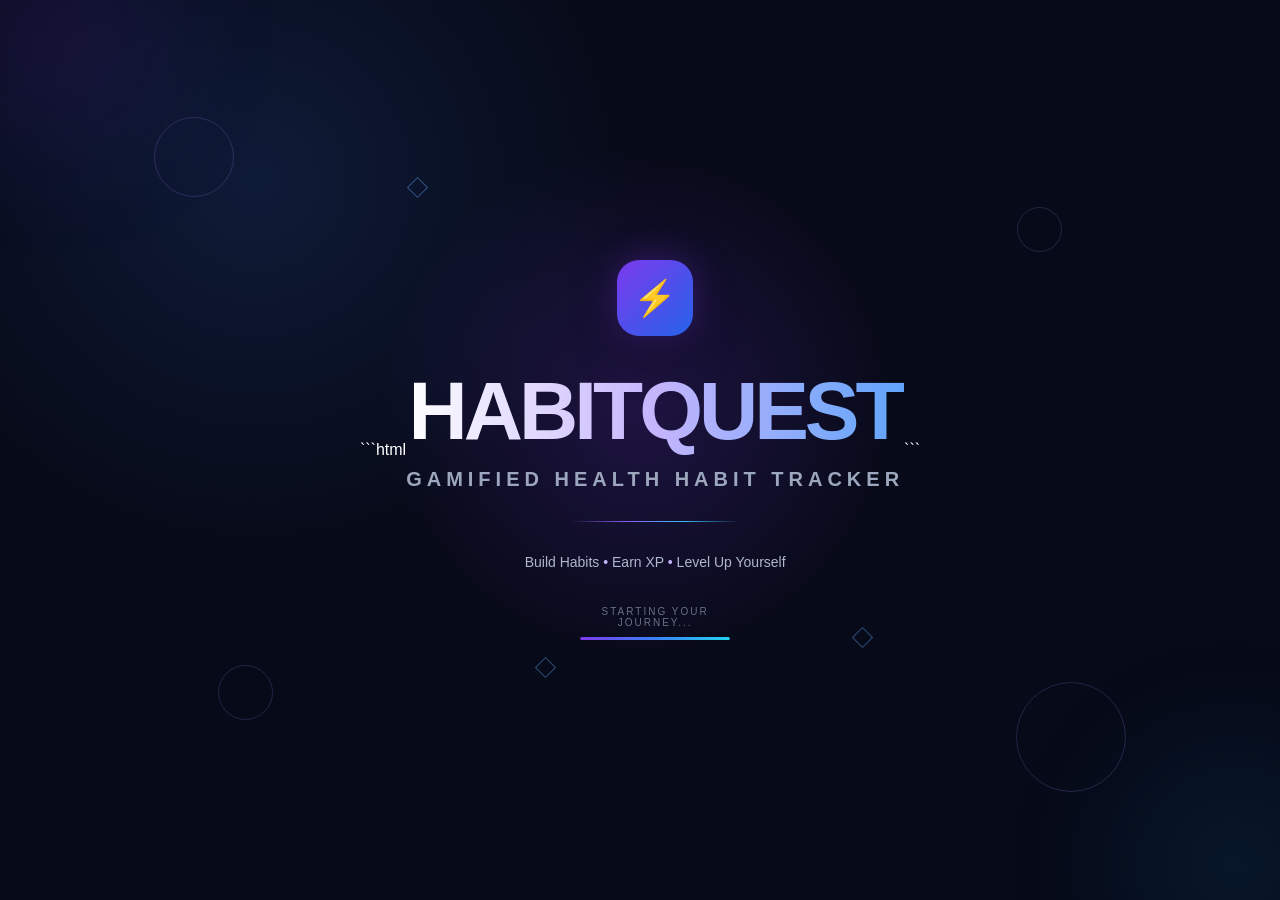
<file: index.html>
```html
<!DOCTYPE html>
<html lang="en">
<head>
    <meta charset="UTF-8">
    <meta name="viewport" content="width=device-width, initial-scale=1.0">

    <title>HabitQuest</title>

    <style>
        * {
            margin: 0;
            padding: 0;
            box-sizing: border-box;
        }

        body {
            min-height: 100vh;
            overflow: hidden;

            display: flex;
            align-items: center;
            justify-content: center;

            font-family: Arial, Helvetica, sans-serif;

            color: white;

            background:
                radial-gradient(
                    circle at 50% 45%,
                    rgba(124, 58, 237, 0.20),
                    transparent 32%
                ),
                radial-gradient(
                    circle at 20% 20%,
                    rgba(59, 130, 246, 0.14),
                    transparent 30%
                ),
                #070a18;
        }

        /* =========================
           BACKGROUND
        ========================= */

        .background {
            position: fixed;
            inset: 0;

            overflow: hidden;

            pointer-events: none;
        }

        .glow {
            position: absolute;

            border-radius: 50%;

            filter: blur(65px);

            opacity: 0.55;
        }

        .glow-one {
            width: 230px;
            height: 230px;

            top: -80px;
            left: -60px;

            background: rgba(124, 58, 237, 0.20);
        }

        .glow-two {
            width: 250px;
            height: 250px;

            right: -80px;
            bottom: -90px;

            background: rgba(14, 165, 233, 0.16);
        }

        /* Floating circles */

        .float-circle {
            position: absolute;

            border: 1px solid rgba(167, 139, 250, 0.20);

            border-radius: 50%;

            animation: float 6s ease-in-out infinite;
        }

        .circle-one {
            width: 80px;
            height: 80px;

            top: 13%;
            left: 12%;
        }

        .circle-two {
            width: 45px;
            height: 45px;

            top: 23%;
            right: 17%;

            animation-delay: 1s;
        }

        .circle-three {
            width: 110px;
            height: 110px;

            bottom: 12%;
            right: 12%;

            animation-delay: 2s;
        }

        .circle-four {
            width: 55px;
            height: 55px;

            bottom: 20%;
            left: 17%;

            animation-delay: 3s;
        }

        /* Floating diamonds */

        .diamond {
            position: absolute;

            width: 15px;
            height: 15px;

            border: 1px solid rgba(96, 165, 250, 0.45);

            transform: rotate(45deg);

            animation: diamondFloat 5s ease-in-out infinite;
        }

        .diamond-one {
            top: 20%;
            left: 32%;
        }

        .diamond-two {
            top: 70%;
            right: 32%;

            animation-delay: 1.5s;
        }

        .diamond-three {
            bottom: 25%;
            left: 42%;

            animation-delay: 3s;
        }

        @keyframes float {
            0%, 100% {
                transform: translateY(0);
            }

            50% {
                transform: translateY(-22px);
            }
        }

        @keyframes diamondFloat {
            0%, 100% {
                transform: translateY(0) rotate(45deg);
            }

            50% {
                transform: translateY(-18px) rotate(90deg);
            }
        }

        /* =========================
           MAIN CONTENT
        ========================= */

        .intro {
            position: relative;
            z-index: 2;

            text-align: center;

            animation: introAppear 1.2s ease forwards;
        }

        @keyframes introAppear {
            from {
                opacity: 0;
                transform: translateY(20px) scale(0.96);
            }

            to {
                opacity: 1;
                transform: translateY(0) scale(1);
            }
        }

        /* Logo */

        .logo-icon {
            width: 76px;
            height: 76px;

            margin: 0 auto 28px;

            display: flex;
            align-items: center;
            justify-content: center;

            border-radius: 22px;

            font-size: 35px;

            background:
                linear-gradient(
                    135deg,
                    #7c3aed,
                    #2563eb
                );

            box-shadow:
                0 0 35px rgba(124, 58, 237, 0.35),
                0 18px 45px rgba(0, 0, 0, 0.35);

            animation: logoPulse 3s ease-in-out infinite;
        }

        @keyframes logoPulse {
            0%, 100% {
                transform: scale(1);
                box-shadow:
                    0 0 35px rgba(124, 58, 237, 0.35),
                    0 18px 45px rgba(0, 0, 0, 0.35);
            }

            50% {
                transform: scale(1.06);
                box-shadow:
                    0 0 55px rgba(124, 58, 237, 0.50),
                    0 20px 50px rgba(0, 0, 0, 0.40);
            }
        }

        /* Title */

        .title {
            font-size: clamp(48px, 8vw, 82px);

            font-weight: 800;

            letter-spacing: -4px;

            margin-bottom: 10px;

            background:
                linear-gradient(
                    90deg,
                    #ffffff,
                    #c4b5fd,
                    #60a5fa
                );

            -webkit-background-clip: text;
            background-clip: text;

            color: transparent;
        }

        .subtitle {
            font-size: clamp(15px, 2vw, 20px);

            letter-spacing: 5px;

            color: #9ca7bd;

            font-weight: 600;

            margin-bottom: 30px;
        }

        /* Divider */

        .divider {
            width: 170px;
            height: 1px;

            margin: 0 auto 28px;

            background:
                linear-gradient(
                    90deg,
                    transparent,
                    #8b5cf6,
                    #38bdf8,
                    transparent
                );
        }

        /* Tagline */

        .tagline {
            color: #aeb7cc;

            font-size: 14px;

            line-height: 1.8;

            margin-bottom: 30px;
        }

        .tagline span {
            color: #c4b5fd;
        }

        /* Loading */

        .loading {
            width: 150px;

            margin: 0 auto;

            text-align: center;
        }

        .loading-text {
            color: #66728a;

            font-size: 10px;

            letter-spacing: 2px;

            margin-bottom: 9px;
        }

        .loading-bar {
            width: 100%;
            height: 3px;

            overflow: hidden;

            border-radius: 20px;

            background: rgba(255,255,255,0.08);
        }

        .loading-progress {
            width: 0%;
            height: 100%;

            border-radius: inherit;

            background:
                linear-gradient(
                    90deg,
                    #7c3aed,
                    #3b82f6,
                    #22d3ee
                );

            animation: loading 5s linear forwards;
        }

        @keyframes loading {
            from {
                width: 0%;
            }

            to {
                width: 100%;
            }
        }

        /* =========================
           RESPONSIVE
        ========================= */

        @media (max-width: 600px) {

            .logo-icon {
                width: 65px;
                height: 65px;

                font-size: 29px;
            }

            .title {
                letter-spacing: -2px;
            }

            .subtitle {
                letter-spacing: 3px;
            }

            .circle-one {
                left: -20px;
            }

            .circle-three {
                right: -30px;
            }
        }
    </style>
</head>

<body>

    <!-- =========================
         BACKGROUND OBJECTS
    ========================= -->

    <div class="background">

        <div class="glow glow-one"></div>
        <div class="glow glow-two"></div>

        <div class="float-circle circle-one"></div>
        <div class="float-circle circle-two"></div>
        <div class="float-circle circle-three"></div>
        <div class="float-circle circle-four"></div>

        <div class="diamond diamond-one"></div>
        <div class="diamond diamond-two"></div>
        <div class="diamond diamond-three"></div>

    </div>


    <!-- =========================
         INTRO CONTENT
    ========================= -->

    <main class="intro">

        <div class="logo-icon">
            ⚡
        </div>


        <h1 class="title">
            HABITQUEST
        </h1>


        <p class="subtitle">
            GAMIFIED HEALTH HABIT TRACKER
        </p>


        <div class="divider"></div>


        <p class="tagline">
            Build Habits <span>•</span>
            Earn XP <span>•</span>
            Level Up Yourself
        </p>


        <div class="loading">

            <div class="loading-text">
                STARTING YOUR JOURNEY...
            </div>

            <div class="loading-bar">

                <div class="loading-progress"></div>

            </div>

        </div>

    </main>


    <!-- =========================
         AUTO REDIRECT
    ========================= -->

    <script>

        setTimeout(function () {

            window.location.href = "home.html";

        }, 5000);

    </script>

</body>
</html>
```
</file>
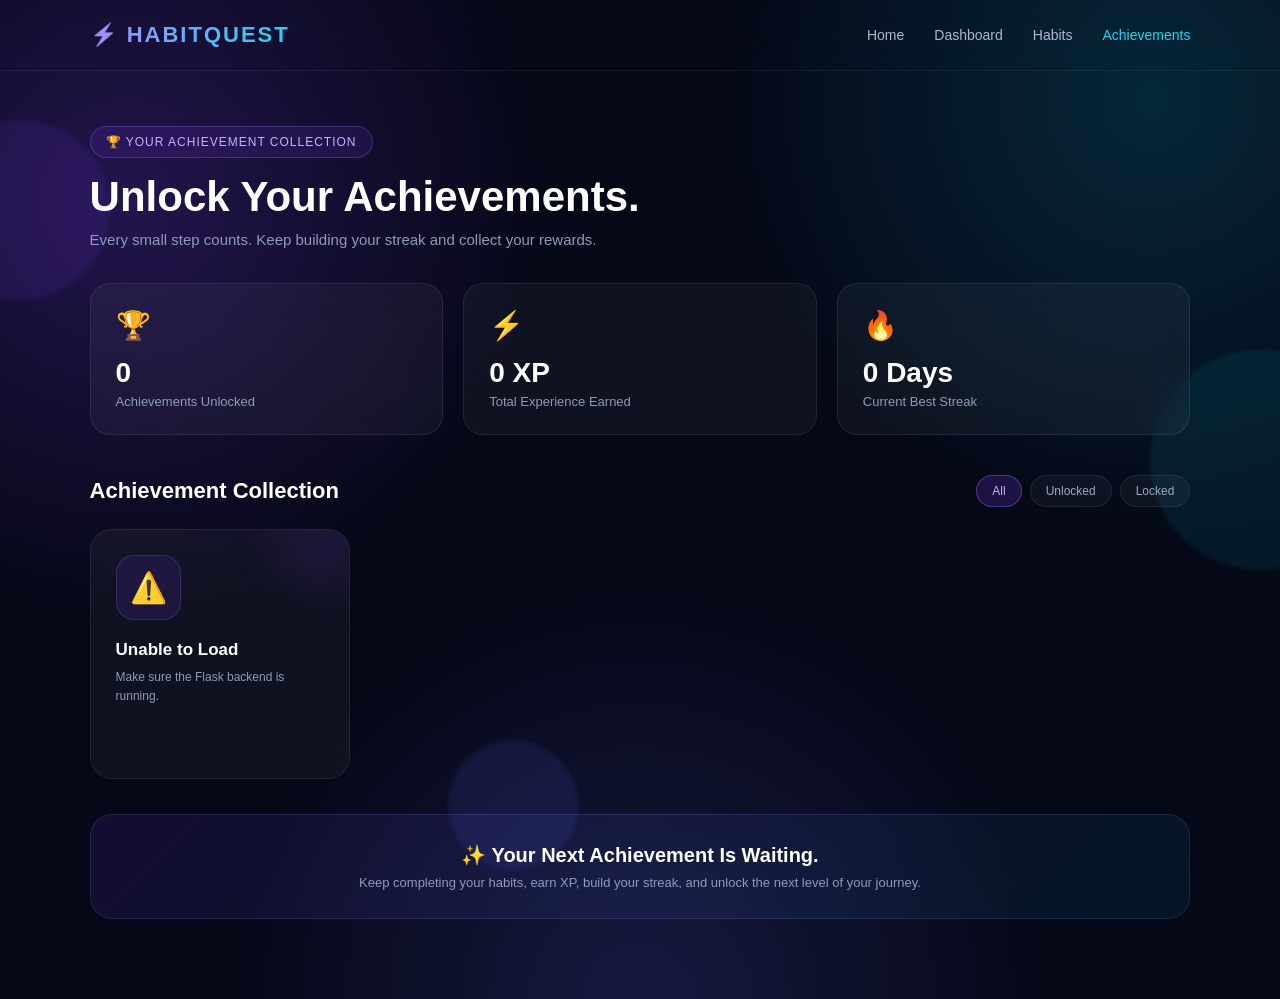
<file: achievements.html>
<!DOCTYPE html>
<html lang="en">
<head>
    <meta charset="UTF-8">
    <meta name="viewport" content="width=device-width, initial-scale=1.0">
    <title>Achievements | HabitQuest</title>

    <style>
        * {
            margin: 0;
            padding: 0;
            box-sizing: border-box;
            font-family: "Segoe UI", sans-serif;
        }

        body {
            min-height: 100vh;
            background:
                radial-gradient(circle at 10% 20%, rgba(124, 58, 237, 0.25), transparent 30%),
                radial-gradient(circle at 90% 10%, rgba(6, 182, 212, 0.18), transparent 30%),
                radial-gradient(circle at 50% 100%, rgba(99, 102, 241, 0.18), transparent 35%),
                #050817;
            color: white;
            overflow-x: hidden;
        }

        .orb {
            position: fixed;
            border-radius: 50%;
            filter: blur(2px);
            pointer-events: none;
            z-index: 0;
        }

        .orb.one {
            width: 180px;
            height: 180px;
            background: rgba(124, 58, 237, 0.12);
            top: 120px;
            left: -70px;
        }

        .orb.two {
            width: 220px;
            height: 220px;
            background: rgba(6, 182, 212, 0.10);
            right: -90px;
            top: 350px;
        }

        .orb.three {
            width: 130px;
            height: 130px;
            background: rgba(99, 102, 241, 0.12);
            bottom: 30px;
            left: 35%;
        }

        nav {
            width: 100%;
            padding: 22px 7%;
            display: flex;
            align-items: center;
            justify-content: space-between;
            position: relative;
            z-index: 10;
            border-bottom: 1px solid rgba(255,255,255,0.06);
            backdrop-filter: blur(20px);
        }

        .logo {
            font-size: 22px;
            font-weight: 800;
            letter-spacing: 2px;
            background: linear-gradient(90deg, #a78bfa, #22d3ee);
            -webkit-background-clip: text;
            -webkit-text-fill-color: transparent;
        }

        .nav-links {
            display: flex;
            gap: 30px;
        }

        .nav-links a {
            text-decoration: none;
            color: #aeb7d0;
            font-size: 14px;
            transition: 0.3s;
        }

        .nav-links a:hover,
        .nav-links a.active {
            color: #22d3ee;
        }

        .container {
            width: 86%;
            max-width: 1250px;
            margin: auto;
            padding: 55px 0 80px;
            position: relative;
            z-index: 2;
        }

        .page-heading {
            margin-bottom: 35px;
        }

        .badge {
            display: inline-block;
            padding: 8px 15px;
            border-radius: 30px;
            background: rgba(124, 58, 237, 0.13);
            border: 1px solid rgba(167, 139, 250, 0.25);
            color: #c4b5fd;
            font-size: 12px;
            letter-spacing: 1px;
            margin-bottom: 15px;
        }

        .page-heading h1 {
            font-size: 42px;
            margin-bottom: 10px;
        }

        .page-heading p {
            color: #8f9bb8;
            font-size: 15px;
        }

        .summary-grid {
            display: grid;
            grid-template-columns: repeat(3, 1fr);
            gap: 20px;
            margin-bottom: 40px;
        }

        .summary-card {
            padding: 25px;
            border-radius: 20px;
            background: rgba(255,255,255,0.045);
            border: 1px solid rgba(255,255,255,0.08);
            backdrop-filter: blur(18px);
            transition: 0.3s;
        }

        .summary-card:hover {
            transform: translateY(-5px);
            border-color: rgba(34,211,238,0.3);
            box-shadow: 0 15px 40px rgba(0,0,0,0.25);
        }

        .summary-icon {
            font-size: 28px;
            margin-bottom: 15px;
        }

        .summary-card h2 {
            font-size: 28px;
            margin-bottom: 5px;
        }

        .summary-card p {
            color: #8f9bb8;
            font-size: 13px;
        }

        .section-top {
            display: flex;
            justify-content: space-between;
            align-items: center;
            margin-bottom: 22px;
        }

        .section-top h2 {
            font-size: 22px;
        }

        .filters {
            display: flex;
            gap: 8px;
        }

        .filter-btn {
            padding: 8px 15px;
            border-radius: 20px;
            border: 1px solid rgba(255,255,255,0.08);
            background: rgba(255,255,255,0.04);
            color: #9ca8c4;
            cursor: pointer;
            font-size: 12px;
            transition: 0.3s;
        }

        .filter-btn:hover,
        .filter-btn.active {
            background: rgba(124,58,237,0.2);
            color: #c4b5fd;
            border-color: rgba(167,139,250,0.35);
        }

        .achievement-grid {
            display: grid;
            grid-template-columns: repeat(4, 1fr);
            gap: 20px;
        }

        .achievement-card {
            min-height: 250px;
            padding: 25px;
            border-radius: 22px;
            background: rgba(255,255,255,0.045);
            border: 1px solid rgba(255,255,255,0.08);
            backdrop-filter: blur(18px);
            position: relative;
            overflow: hidden;
            transition: 0.35s;
        }

        .achievement-card::before {
            content: "";
            position: absolute;
            width: 100px;
            height: 100px;
            background: rgba(124,58,237,0.12);
            border-radius: 50%;
            filter: blur(25px);
            top: -40px;
            right: -30px;
        }

        .achievement-card:hover {
            transform: translateY(-7px);
            border-color: rgba(124,58,237,0.4);
            box-shadow: 0 20px 45px rgba(76,29,149,0.18);
        }

        .achievement-card.unlocked {
            border-color: rgba(34,211,238,0.2);
        }

        .achievement-card.unlocked:hover {
            border-color: rgba(34,211,238,0.45);
            box-shadow: 0 20px 45px rgba(6,182,212,0.12);
        }

        .achievement-icon {
            width: 65px;
            height: 65px;
            border-radius: 18px;
            display: flex;
            align-items: center;
            justify-content: center;
            font-size: 30px;
            background: rgba(124,58,237,0.13);
            border: 1px solid rgba(167,139,250,0.18);
            margin-bottom: 20px;
        }

        .unlocked .achievement-icon {
            background: rgba(6,182,212,0.1);
            border-color: rgba(34,211,238,0.25);
        }

        .achievement-card h3 {
            font-size: 17px;
            margin-bottom: 8px;
        }

        .achievement-card p {
            color: #8f9bb8;
            font-size: 12px;
            line-height: 1.6;
            min-height: 40px;
        }

        .achievement-bottom {
            display: flex;
            justify-content: space-between;
            align-items: center;
            margin-top: 20px;
        }

        .xp {
            color: #22d3ee;
            font-size: 12px;
            font-weight: 600;
        }

        .status {
            font-size: 11px;
            padding: 6px 10px;
            border-radius: 15px;
            background: rgba(34,211,238,0.08);
            color: #67e8f9;
        }

        .locked {
            opacity: 0.65;
        }

        .locked .achievement-icon {
            filter: grayscale(1);
        }

        .locked .status {
            background: rgba(255,255,255,0.05);
            color: #727d98;
        }

        .progress-area {
            margin-top: 18px;
        }

        .progress-info {
            display: flex;
            justify-content: space-between;
            font-size: 10px;
            color: #77829d;
            margin-bottom: 7px;
        }

        .progress-bar {
            height: 5px;
            background: rgba(255,255,255,0.07);
            border-radius: 10px;
            overflow: hidden;
        }

        .progress-fill {
            height: 100%;
            border-radius: 10px;
            background: linear-gradient(90deg, #7c3aed, #22d3ee);
        }

        .motivation {
            margin-top: 35px;
            padding: 28px;
            border-radius: 22px;
            text-align: center;
            background: linear-gradient(
                135deg,
                rgba(124,58,237,0.12),
                rgba(6,182,212,0.08)
            );
            border: 1px solid rgba(167,139,250,0.15);
        }

        .motivation h3 {
            font-size: 20px;
            margin-bottom: 8px;
        }

        .motivation p {
            color: #8f9bb8;
            font-size: 13px;
        }

        @media (max-width: 1000px) {
            .achievement-grid {
                grid-template-columns: repeat(2, 1fr);
            }
        }

        @media (max-width: 700px) {

            nav {
                padding: 18px 5%;
            }

            .nav-links {
                gap: 12px;
            }

            .nav-links a {
                font-size: 11px;
            }

            .container {
                width: 90%;
                padding-top: 40px;
            }

            .page-heading h1 {
                font-size: 32px;
            }

            .summary-grid {
                grid-template-columns: 1fr;
            }

            .achievement-grid {
                grid-template-columns: 1fr;
            }

            .section-top {
                flex-direction: column;
                align-items: flex-start;
                gap: 15px;
            }
        }
    </style>
</head>

<body>

    <div class="orb one"></div>
    <div class="orb two"></div>
    <div class="orb three"></div>

    <nav>

        <div class="logo">
            ⚡ HABITQUEST
        </div>

        <div class="nav-links">
            <a href="home.html">Home</a>
            <a href="dashboard.html">Dashboard</a>
            <a href="habits.html">Habits</a>
            <a href="achievements.html" class="active">
                Achievements
            </a>
        </div>

    </nav>

    <main class="container">

        <div class="page-heading">

            <span class="badge">
                🏆 YOUR ACHIEVEMENT COLLECTION
            </span>

            <h1>
                Unlock Your Achievements.
            </h1>

            <p>
                Every small step counts. Keep building your streak and collect your rewards.
            </p>

        </div>

        <div class="summary-grid">

            <div class="summary-card">

                <div class="summary-icon">🏆</div>

                <h2 id="unlockedCount">0</h2>

                <p>Achievements Unlocked</p>

            </div>

            <div class="summary-card">

                <div class="summary-icon">⚡</div>

                <h2 id="totalXP">0 XP</h2>

                <p>Total Experience Earned</p>

            </div>

            <div class="summary-card">

                <div class="summary-icon">🔥</div>

                <h2 id="streak">0 Days</h2>

                <p>Current Best Streak</p>

            </div>

        </div>

        <div class="section-top">

            <h2>Achievement Collection</h2>

            <div class="filters">

                <button
                    class="filter-btn active"
                    onclick="filterAchievements('all', this)">
                    All
                </button>

                <button
                    class="filter-btn"
                    onclick="filterAchievements('unlocked', this)">
                    Unlocked
                </button>

                <button
                    class="filter-btn"
                    onclick="filterAchievements('locked', this)">
                    Locked
                </button>

            </div>

        </div>

        <div class="achievement-grid" id="achievementGrid">

            <div class="achievement-card unlocked">

                <div class="achievement-icon">
                    🏆
                </div>

                <h3>
                    Loading...
                </h3>

                <p>
                    Loading your achievements...
                </p>

                <div class="achievement-bottom">

                    <span class="xp">
                        ✨
                    </span>

                    <span class="status">
                        Loading
                    </span>

                </div>

            </div>

        </div>

        <div class="motivation">

            <h3>
                ✨ Your Next Achievement Is Waiting.
            </h3>

            <p>
                Keep completing your habits, earn XP, build your streak,
                and unlock the next level of your journey.
            </p>

        </div>

    </main>

    <script>

        const API_URL = "http://127.0.0.1:5000/api";
        const USER_ID = 1;


        /* LOAD DASHBOARD DATA */

        async function loadDashboardData() {

            try {

                const response =
                    await fetch(
                        `${API_URL}/dashboard/${USER_ID}`
                    );

                const data =
                    await response.json();

                document.getElementById("totalXP")
                    .innerText =
                    `${data.total_xp || 0} XP`;

                document.getElementById("streak")
                    .innerText =
                    `${data.streak || 0} Days`;

            }

            catch (error) {

                console.error(
                    "Dashboard data error:",
                    error
                );

            }

        }


        /* LOAD ACHIEVEMENTS */

        async function loadAchievements() {

            try {

                const response =
                    await fetch(
                        `${API_URL}/achievements/${USER_ID}`
                    );

                const achievements =
                    await response.json();

                console.log(
                    "Achievements:",
                    achievements
                );


                const grid =
                    document.getElementById(
                        "achievementGrid"
                    );


                document.getElementById(
                    "unlockedCount"
                ).innerText =
                    achievements.length;


                grid.innerHTML = "";


                if (achievements.length === 0) {

                    grid.innerHTML = `

                        <div
                            class="achievement-card locked"
                            data-status="locked">

                            <div class="achievement-icon">
                                🔒
                            </div>

                            <h3>
                                No Achievements Yet
                            </h3>

                            <p>
                                Complete your habits and unlock your first achievement.
                            </p>

                            <div class="achievement-bottom">

                                <span class="xp">
                                    Keep Going
                                </span>

                                <span class="status">
                                    🔒 Locked
                                </span>

                            </div>

                        </div>

                    `;

                    return;
                }


                achievements.forEach(
                    (achievement) => {

                        const card =
                            document.createElement(
                                "div"
                            );

                        card.className =
                            "achievement-card unlocked";

                        card.dataset.status =
                            "unlocked";


                        card.innerHTML = `

                            <div class="achievement-icon">
                                🏆
                            </div>

                            <h3>
                                ${achievement.title}
                            </h3>

                            <p>
                                ${achievement.description}
                            </p>

                            <div class="achievement-bottom">

                                <span class="xp">
                                    ✨ Achievement
                                </span>

                                <span class="status">
                                    ✓ Unlocked
                                </span>

                            </div>

                        `;


                        grid.appendChild(card);

                    }
                );

            }

            catch (error) {

                console.error(
                    "Achievement loading error:",
                    error
                );

                document.getElementById(
                    "achievementGrid"
                ).innerHTML = `

                    <div class="achievement-card">

                        <div class="achievement-icon">
                            ⚠️
                        </div>

                        <h3>
                            Unable to Load
                        </h3>

                        <p>
                            Make sure the Flask backend is running.
                        </p>

                    </div>

                `;

            }

        }


        /* FILTER */

        function filterAchievements(
            type,
            button
        ) {

            const cards =
                document.querySelectorAll(
                    ".achievement-card"
                );

            const buttons =
                document.querySelectorAll(
                    ".filter-btn"
                );


            buttons.forEach(btn => {

                btn.classList.remove(
                    "active"
                );

            });


            button.classList.add(
                "active"
            );


            cards.forEach(card => {

                if (type === "all") {

                    card.style.display =
                        "block";

                }

                else if (
                    card.dataset.status === type
                ) {

                    card.style.display =
                        "block";

                }

                else {

                    card.style.display =
                        "none";

                }

            });

        }


        /* START */

        loadAchievements();
        loadDashboardData();

    </script>

</body>
</html>
</file>
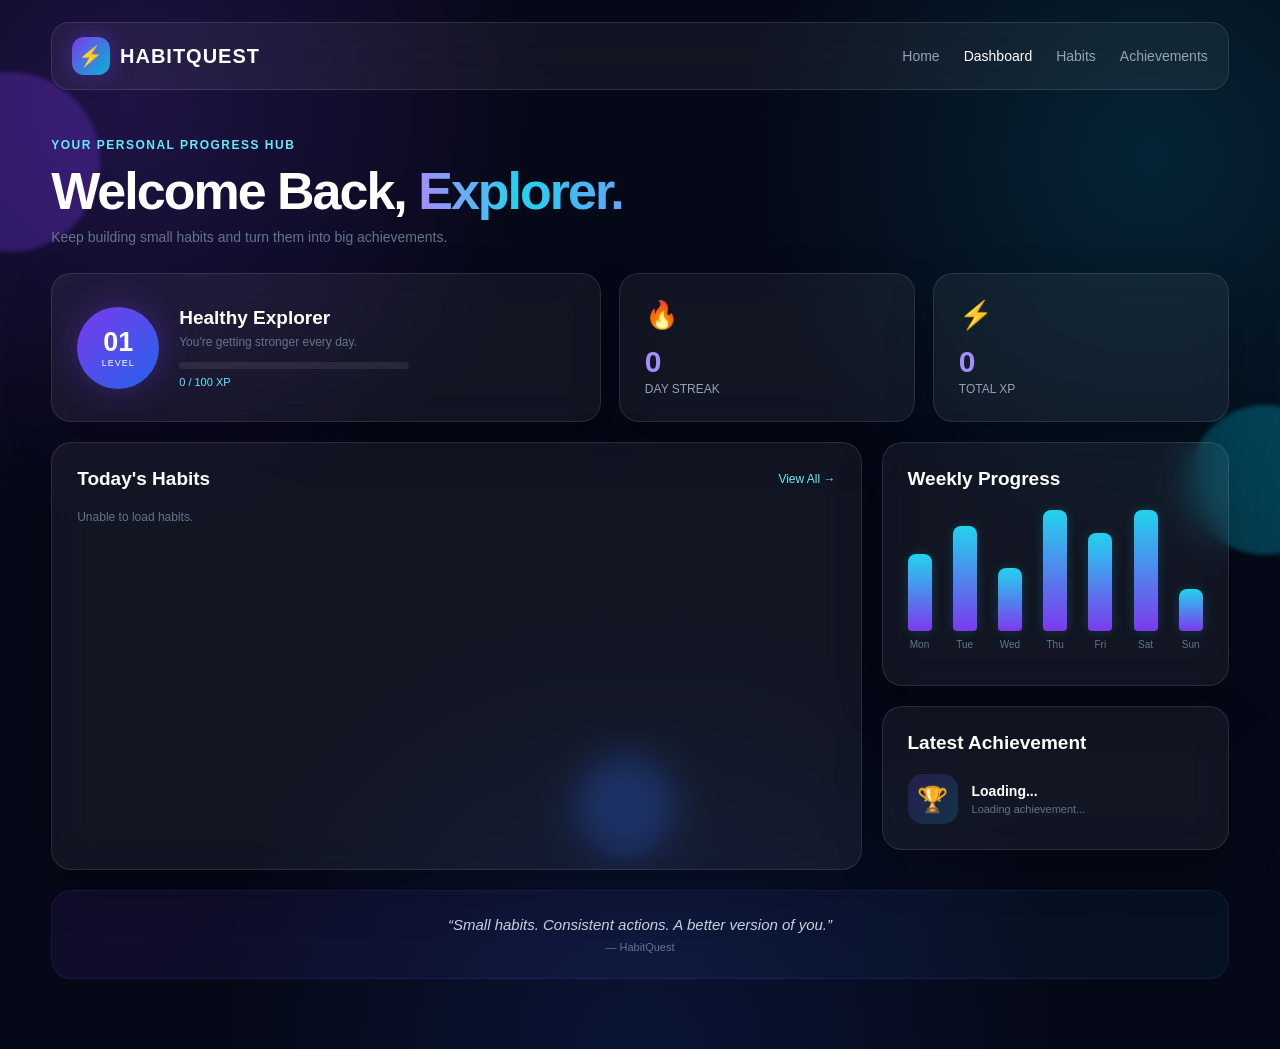
<file: dashboard.html>
<!DOCTYPE html>
<html lang="en">
<head>
    <meta charset="UTF-8">
    <meta name="viewport" content="width=device-width, initial-scale=1.0">

    <title>HabitQuest | Dashboard</title>

    <style>
        * {
            margin: 0;
            padding: 0;
            box-sizing: border-box;
            font-family: "Segoe UI", sans-serif;
        }

        body {
            min-height: 100vh;
            color: white;
            background:
                radial-gradient(circle at 10% 10%, rgba(124, 58, 237, 0.22), transparent 28%),
                radial-gradient(circle at 90% 15%, rgba(6, 182, 212, 0.16), transparent 28%),
                radial-gradient(circle at 50% 100%, rgba(37, 99, 235, 0.15), transparent 35%),
                #050816;
            overflow-x: hidden;
        }

        /* ================= FLOATING BACKGROUND ================= */

        .orb {
            position: fixed;
            border-radius: 50%;
            pointer-events: none;
            filter: blur(2px);
            opacity: 0.3;
        }

        .orb1 {
            width: 180px;
            height: 180px;
            background: #7c3aed;
            top: 8%;
            left: -80px;
            animation: float1 8s infinite ease-in-out;
        }

        .orb2 {
            width: 150px;
            height: 150px;
            background: #06b6d4;
            right: -60px;
            top: 45%;
            animation: float2 7s infinite ease-in-out;
        }

        .orb3 {
            width: 100px;
            height: 100px;
            background: #2563eb;
            bottom: 5%;
            left: 45%;
            animation: float3 6s infinite ease-in-out;
        }

        @keyframes float1 {
            0%, 100% {
                transform: translateY(0);
            }

            50% {
                transform: translateY(-35px);
            }
        }

        @keyframes float2 {
            0%, 100% {
                transform: translateY(0);
            }

            50% {
                transform: translateY(40px);
            }
        }

        @keyframes float3 {
            0%, 100% {
                transform: translateY(0);
            }

            50% {
                transform: translateY(-25px);
            }
        }

        /* ================= NAVBAR ================= */

        nav {
            width: 92%;
            max-width: 1250px;
            margin: 22px auto;

            padding: 14px 20px;

            display: flex;
            justify-content: space-between;
            align-items: center;

            border-radius: 18px;

            background: rgba(255, 255, 255, 0.055);
            border: 1px solid rgba(255, 255, 255, 0.1);

            backdrop-filter: blur(18px);

            position: relative;
            z-index: 10;
        }

        .logo {
            display: flex;
            align-items: center;
            gap: 10px;

            font-size: 20px;
            font-weight: 800;
            letter-spacing: 1px;
        }

        .logo-icon {
            width: 38px;
            height: 38px;

            display: flex;
            align-items: center;
            justify-content: center;

            border-radius: 12px;

            background: linear-gradient(
                135deg,
                #7c3aed,
                #06b6d4
            );

            box-shadow:
                0 0 25px rgba(124, 58, 237, 0.4);
        }

        .nav-links {
            display: flex;
            align-items: center;
            gap: 24px;
        }

        .nav-links a {
            text-decoration: none;
            color: #94a3b8;
            font-size: 14px;
            transition: 0.3s;
        }

        .nav-links a:hover {
            color: white;
        }

        .active {
            color: white !important;
        }

        /* ================= MAIN ================= */

        .container {
            width: 92%;
            max-width: 1250px;
            margin: 45px auto 70px;

            position: relative;
            z-index: 2;
        }

        .welcome {
            margin-bottom: 28px;
        }

        .welcome small {
            color: #67e8f9;
            font-size: 12px;
            font-weight: 700;
            letter-spacing: 1.5px;
        }

        .welcome h1 {
            font-size: clamp(32px, 5vw, 52px);
            margin-top: 8px;
            margin-bottom: 8px;
            letter-spacing: -2px;
        }

        .welcome h1 span {
            background: linear-gradient(
                90deg,
                #a78bfa,
                #22d3ee,
                #60a5fa
            );

            -webkit-background-clip: text;
            -webkit-text-fill-color: transparent;
        }

        .welcome p {
            color: #64748b;
            font-size: 14px;
        }

        /* ================= TOP CARDS ================= */

        .top-grid {
            display: grid;
            grid-template-columns: 1.3fr 0.7fr 0.7fr;
            gap: 18px;
            margin-bottom: 20px;
        }

        .glass-card {
            background: rgba(255, 255, 255, 0.055);
            border: 1px solid rgba(255, 255, 255, 0.1);
            border-radius: 20px;
            backdrop-filter: blur(18px);

            box-shadow:
                0 20px 50px rgba(0, 0, 0, 0.2);

            transition: 0.3s;
        }

        .glass-card:hover {
            transform: translateY(-3px);
            border-color: rgba(167, 139, 250, 0.25);
        }

        /* Level */

        .level-card {
            padding: 25px;
            display: flex;
            align-items: center;
            gap: 20px;
        }

        .level-circle {
            min-width: 82px;
            height: 82px;

            border-radius: 50%;

            display: flex;
            flex-direction: column;
            align-items: center;
            justify-content: center;

            background: linear-gradient(
                135deg,
                #7c3aed,
                #2563eb
            );

            box-shadow:
                0 0 35px rgba(124, 58, 237, 0.35);
        }

        .level-number {
            font-size: 27px;
            font-weight: 900;
        }

        .level-label {
            font-size: 9px;
            letter-spacing: 1px;
        }

        .level-info h2 {
            font-size: 19px;
            margin-bottom: 6px;
        }

        .level-info p {
            color: #64748b;
            font-size: 12px;
            margin-bottom: 13px;
        }

        .progress {
            width: 230px;
            max-width: 100%;
            height: 7px;

            background: rgba(255, 255, 255, 0.08);
            border-radius: 20px;
            overflow: hidden;
        }

        .progress-fill {
            width: 0%;
            height: 100%;

            background: linear-gradient(
                90deg,
                #7c3aed,
                #06b6d4
            );

            border-radius: 20px;

            transition: width 0.5s ease;
        }

        .xp-text {
            margin-top: 7px;
            color: #67e8f9;
            font-size: 11px;
        }

        /* Stat Cards */

        .stat-card {
            padding: 25px;
            display: flex;
            flex-direction: column;
            justify-content: center;
        }

        .stat-icon {
            font-size: 27px;
            margin-bottom: 14px;
        }

        .stat-value {
            font-size: 30px;
            font-weight: 800;

            background: linear-gradient(
                90deg,
                #a78bfa,
                #22d3ee
            );

            -webkit-background-clip: text;
            -webkit-text-fill-color: transparent;
        }

        .stat-title {
            color: #94a3b8;
            font-size: 12px;
            margin-top: 3px;
        }

        /* ================= MAIN GRID ================= */

        .main-grid {
            display: grid;
            grid-template-columns: 1.4fr 0.6fr;
            gap: 20px;
        }

        /* ================= TODAY HABITS ================= */

        .habits-card {
            padding: 25px;
        }

        .section-header {
            display: flex;
            justify-content: space-between;
            align-items: center;
            margin-bottom: 20px;
        }

        .section-header h2 {
            font-size: 19px;
        }

        .section-header a {
            color: #67e8f9;
            text-decoration: none;
            font-size: 12px;
        }

        .habit-row {
            display: flex;
            justify-content: space-between;
            align-items: center;

            padding: 15px;

            border-radius: 15px;

            background: rgba(255, 255, 255, 0.04);
            border: 1px solid rgba(255, 255, 255, 0.06);

            margin-bottom: 10px;

            transition: 0.3s;
        }

        .habit-row:hover {
            background: rgba(255, 255, 255, 0.07);
        }

        .habit-left {
            display: flex;
            align-items: center;
            gap: 13px;
        }

        .habit-icon {
            width: 42px;
            height: 42px;

            display: flex;
            align-items: center;
            justify-content: center;

            border-radius: 12px;

            background: rgba(124, 58, 237, 0.13);
        }

        .habit-name {
            font-size: 14px;
            font-weight: 700;
        }

        .habit-time {
            color: #64748b;
            font-size: 11px;
            margin-top: 3px;
        }

        .habit-xp {
            color: #67e8f9;
            font-size: 11px;
            margin-right: 15px;
        }

        .complete-btn {
            width: 30px;
            height: 30px;

            border-radius: 50%;

            border: 1px solid rgba(255, 255, 255, 0.15);
            background: rgba(255, 255, 255, 0.05);

            color: #64748b;

            cursor: pointer;

            transition: 0.3s;
        }

        .complete-btn:hover {
            background: linear-gradient(
                135deg,
                #7c3aed,
                #06b6d4
            );

            color: white;
            border-color: transparent;
        }

        .completed {
            background: linear-gradient(
                135deg,
                #7c3aed,
                #06b6d4
            );

            color: white;
            border-color: transparent;
        }

        /* ================= RIGHT COLUMN ================= */

        .side-card {
            padding: 25px;
            margin-bottom: 20px;
        }

        /* Weekly Progress */

        .week-bars {
            display: flex;
            align-items: end;
            justify-content: space-between;

            height: 150px;
            margin-top: 20px;
            padding-bottom: 10px;
        }

        .day {
            height: 100%;
            display: flex;
            flex-direction: column;
            justify-content: end;
            align-items: center;
            gap: 8px;
        }

        .bar {
            width: 24px;
            border-radius: 8px 8px 4px 4px;

            background: linear-gradient(
                to top,
                #7c3aed,
                #22d3ee
            );

            box-shadow:
                0 0 12px rgba(34, 211, 238, 0.18);
        }

        .bar.mon { height: 55%; }
        .bar.tue { height: 75%; }
        .bar.wed { height: 45%; }
        .bar.thu { height: 90%; }
        .bar.fri { height: 70%; }
        .bar.sat { height: 100%; }
        .bar.sun { height: 30%; }

        .day span {
            color: #64748b;
            font-size: 10px;
        }

        /* ================= ACHIEVEMENT ================= */

        .achievement {
            display: flex;
            align-items: center;
            gap: 14px;
        }

        .achievement-icon {
            width: 50px;
            height: 50px;

            display: flex;
            align-items: center;
            justify-content: center;

            border-radius: 15px;

            background: linear-gradient(
                135deg,
                rgba(124, 58, 237, 0.2),
                rgba(6, 182, 212, 0.2)
            );

            font-size: 25px;
        }

        .achievement h3 {
            font-size: 14px;
            margin-bottom: 4px;
        }

        .achievement p {
            color: #64748b;
            font-size: 11px;
        }

        /* ================= BOTTOM ================= */

        .quote {
            margin-top: 20px;
            padding: 25px;

            text-align: center;

            border-radius: 20px;

            background:
                linear-gradient(
                    135deg,
                    rgba(124, 58, 237, 0.1),
                    rgba(6, 182, 212, 0.06)
                );

            border: 1px solid rgba(124, 58, 237, 0.15);
        }

        .quote p {
            color: #cbd5e1;
            font-size: 15px;
            font-style: italic;
        }

        .quote span {
            display: block;
            color: #64748b;
            font-size: 11px;
            margin-top: 8px;
        }

        /* ================= RESPONSIVE ================= */

        @media (max-width: 950px) {

            .top-grid {
                grid-template-columns: 1fr 1fr;
            }

            .level-card {
                grid-column: 1 / -1;
            }

            .main-grid {
                grid-template-columns: 1fr;
            }
        }

        @media (max-width: 650px) {

            nav {
                width: 94%;
            }

            .nav-links {
                gap: 10px;
            }

            .nav-links a:not(.active) {
                display: none;
            }

            .container {
                width: 94%;
            }

            .top-grid {
                grid-template-columns: 1fr;
            }

            .level-card {
                grid-column: auto;
            }

            .level-card {
                align-items: flex-start;
            }

            .week-bars {
                height: 130px;
            }

            .bar {
                width: 19px;
            }
        }
    </style>
</head>

<body>

    <!-- Floating Background -->

    <div class="orb orb1"></div>
    <div class="orb orb2"></div>
    <div class="orb orb3"></div>


    <!-- Navbar -->

    <nav>

        <div class="logo">

            <div class="logo-icon">
                ⚡
            </div>

            HABITQUEST

        </div>


        <div class="nav-links">

            <a href="home.html">
                Home
            </a>

            <a
                href="dashboard.html"
                class="active">
                Dashboard
            </a>

            <a href="habits.html">
                Habits
            </a>

            <a href="achievements.html">
                Achievements
            </a>

        </div>

    </nav>


    <!-- Main Container -->

    <main class="container">


        <!-- Welcome -->

        <section class="welcome">

            <small>
                YOUR PERSONAL PROGRESS HUB
            </small>

            <h1>

                Welcome Back,
                <span id="userName">
                    Explorer.
                </span>

            </h1>

            <p>
                Keep building small habits and turn them into big achievements.
            </p>

        </section>


        <!-- Top Cards -->

        <section class="top-grid">


            <!-- Level Card -->

            <div class="glass-card level-card">

                <div class="level-circle">

                    <div
                        class="level-number"
                        id="level">

                        01

                    </div>

                    <div class="level-label">
                        LEVEL
                    </div>

                </div>


                <div class="level-info">

                    <h2>
                        Healthy Explorer
                    </h2>

                    <p>
                        You're getting stronger every day.
                    </p>


                    <div class="progress">

                        <div
                            class="progress-fill"
                            id="progressFill">
                        </div>

                    </div>


                    <div
                        class="xp-text"
                        id="xpText">

                        0 / 100 XP

                    </div>

                </div>

            </div>


            <!-- Streak -->

            <div class="glass-card stat-card">

                <div class="stat-icon">
                    🔥
                </div>

                <div
                    class="stat-value"
                    id="streak">

                    0

                </div>

                <div class="stat-title">
                    DAY STREAK
                </div>

            </div>


            <!-- XP -->

            <div class="glass-card stat-card">

                <div class="stat-icon">
                    ⚡
                </div>

                <div
                    class="stat-value"
                    id="totalXP">

                    0

                </div>

                <div class="stat-title">
                    TOTAL XP
                </div>

            </div>

        </section>


        <!-- Main Grid -->

        <section class="main-grid">


            <!-- Today's Habits -->

            <div class="glass-card habits-card">

                <div class="section-header">

                    <h2>
                        Today's Habits
                    </h2>

                    <a href="habits.html">
                        View All →
                    </a>

                </div>


                <div id="habitsContainer">

                    <p
                        style="
                        color:#64748b;
                        font-size:12px;
                        ">

                        Loading habits...

                    </p>

                </div>

            </div>


            <!-- Right Side -->

            <div>


                <!-- Weekly Progress -->

                <div class="glass-card side-card">

                    <div class="section-header">

                        <h2>
                            Weekly Progress
                        </h2>

                    </div>


                    <div class="week-bars">


                        <div class="day">

                            <div class="bar mon"></div>

                            <span>
                                Mon
                            </span>

                        </div>


                        <div class="day">

                            <div class="bar tue"></div>

                            <span>
                                Tue
                            </span>

                        </div>


                        <div class="day">

                            <div class="bar wed"></div>

                            <span>
                                Wed
                            </span>

                        </div>


                        <div class="day">

                            <div class="bar thu"></div>

                            <span>
                                Thu
                            </span>

                        </div>


                        <div class="day">

                            <div class="bar fri"></div>

                            <span>
                                Fri
                            </span>

                        </div>


                        <div class="day">

                            <div class="bar sat"></div>

                            <span>
                                Sat
                            </span>

                        </div>


                        <div class="day">

                            <div class="bar sun"></div>

                            <span>
                                Sun
                            </span>

                        </div>

                    </div>

                </div>


                <!-- Achievement -->

                <div class="glass-card side-card">

                    <div class="section-header">

                        <h2>
                            Latest Achievement
                        </h2>

                    </div>


                    <div class="achievement">

                        <div class="achievement-icon">
                            🏆
                        </div>


                        <div>

                            <h3 id="achievementTitle">
                                Loading...
                            </h3>

                            <p id="achievementDescription">
                                Loading achievement...
                            </p>

                        </div>

                    </div>

                </div>

            </div>

        </section>


        <!-- Quote -->

        <div class="quote">

            <p>
                “Small habits. Consistent actions. A better version of you.”
            </p>

            <span>
                — HabitQuest
            </span>

        </div>

    </main>



    <!-- ================================================= -->
    <!-- BACKEND CONNECTION -->
    <!-- ================================================= -->

    <script>

        const API_URL =
            "http://127.0.0.1:5000/api";

        const USER_ID = 1;


        // ==========================================
        // LOAD USER
        // ==========================================

        async function loadUser() {

            try {

                const response = await fetch(
                    `${API_URL}/users/${USER_ID}`
                );

                const data = await response.json();

                if (!response.ok) {

                    throw new Error(
                        data.error ||
                        "User loading failed"
                    );

                }


                document.getElementById(
                    "userName"
                ).textContent =
                    data.name + ".";


            }

            catch (error) {

                console.error(
                    "User Error:",
                    error
                );

            }

        }


        // ==========================================
        // LOAD DASHBOARD
        // ==========================================

        async function loadDashboard() {

            try {

                const response = await fetch(
                    `${API_URL}/dashboard/${USER_ID}`
                );

                const data = await response.json();


                if (!response.ok) {

                    throw new Error(
                        data.error ||
                        "Dashboard loading failed"
                    );

                }


                // Total XP

                document.getElementById(
                    "totalXP"
                ).textContent =
                    data.total_xp;


                // Level

                document.getElementById(
                    "level"
                ).textContent =
                    String(data.level)
                    .padStart(2, "0");


                // Streak

                document.getElementById(
                    "streak"
                ).textContent =
                    data.streak;


                // Current level XP

                const currentLevelXP =
                    data.total_xp % 100;


                // Progress bar

                document.getElementById(
                    "progressFill"
                ).style.width =
                    `${currentLevelXP}%`;


                // XP text

                document.getElementById(
                    "xpText"
                ).textContent =
                    `${currentLevelXP} / 100 XP`;


            }

            catch (error) {

                console.error(
                    "Dashboard Error:",
                    error
                );

            }

        }


        // ==========================================
        // LOAD HABITS
        // ==========================================

        async function loadHabits() {

            try {

                const response = await fetch(
                    `${API_URL}/habits/${USER_ID}`
                );

                const habits =
                    await response.json();


                if (!response.ok) {

                    throw new Error(
                        habits.error ||
                        "Habits loading failed"
                    );

                }


                const container =
                    document.getElementById(
                        "habitsContainer"
                    );


                container.innerHTML = "";


                // No habits

                if (
                    !habits ||
                    habits.length === 0
                ) {

                    container.innerHTML = `

                        <p
                            style="
                            color:#64748b;
                            font-size:12px;
                            ">

                            No habits added yet.

                        </p>

                    `;

                    return;

                }


                // Display habits

                habits.forEach(
                    habit => {

                        const row =
                            document.createElement(
                                "div"
                            );


                        row.className =
                            "habit-row";


                        row.innerHTML = `

                            <div class="habit-left">

                                <div class="habit-icon">
                                    💧
                                </div>


                                <div>

                                    <div class="habit-name">
                                        ${habit.name}
                                    </div>

                                    <div class="habit-time">
                                        ${habit.category}
                                    </div>

                                </div>

                            </div>


                            <div>

                                <span class="habit-xp">
                                    +${habit.xp} XP
                                </span>


                                <button
                                    class="complete-btn"
                                    onclick="
                                        completeHabit(
                                            ${habit.id},
                                            this
                                        )
                                    ">

                                    ✓

                                </button>

                            </div>

                        `;


                        container.appendChild(
                            row
                        );

                    }
                );

            }

            catch (error) {

                console.error(
                    "Habits Error:",
                    error
                );


                document.getElementById(
                    "habitsContainer"
                ).innerHTML = `

                    <p
                        style="
                        color:#64748b;
                        font-size:12px;
                        ">

                        Unable to load habits.

                    </p>

                `;

            }

        }


        // ==========================================
        // COMPLETE HABIT
        // ==========================================

        async function completeHabit(
            habitId,
            button
        ) {

            try {

                button.disabled = true;


                const response =
                    await fetch(

                        `${API_URL}/habits/${habitId}/complete`,

                        {

                            method: "POST",

                            headers: {
                                "Content-Type":
                                    "application/json"
                            },

                            body: JSON.stringify({})

                        }

                    );


                const data =
                    await response.json();


                if (!response.ok) {

                    throw new Error(
                        data.error ||
                        "Habit completion failed"
                    );

                }


                button.classList.add(
                    "completed"
                );


                button.textContent = "✓";


                // Reload dashboard

                await loadDashboard();


                // Reload habits

                await loadHabits();


                alert(
                    `Habit completed! +${data.xp_earned} XP`
                );


            }

            catch (error) {

                console.error(
                    "Complete Habit Error:",
                    error
                );


                button.disabled = false;


                alert(
                    "Unable to complete habit."
                );

            }

        }


        // ==========================================
        // LOAD ACHIEVEMENTS
        // ==========================================

        async function loadAchievements() {

            try {

                const response =
                    await fetch(
                        `${API_URL}/achievements/${USER_ID}`
                    );


                const achievements =
                    await response.json();


                if (!response.ok) {

                    throw new Error(
                        achievements.error ||
                        "Achievements loading failed"
                    );

                }


                // No achievement

                if (
                    !achievements ||
                    achievements.length === 0
                ) {

                    document.getElementById(
                        "achievementTitle"
                    ).textContent =
                        "No achievements yet";


                    document.getElementById(
                        "achievementDescription"
                    ).textContent =
                        "Complete habits to unlock achievements.";


                    return;

                }


                // Latest achievement

                const latest =
                    achievements[
                        achievements.length - 1
                    ];


                document.getElementById(
                    "achievementTitle"
                ).textContent =
                    latest.title;


                document.getElementById(
                    "achievementDescription"
                ).textContent =
                    latest.description;


            }

            catch (error) {

                console.error(
                    "Achievement Error:",
                    error
                );

            }

        }


        // ==========================================
        // START DASHBOARD
        // ==========================================

        document.addEventListener(
            "DOMContentLoaded",
            function () {

                loadUser();

                loadDashboard();

                loadHabits();

                loadAchievements();

            }
        );

    </script>

</body>
</html>
</file>
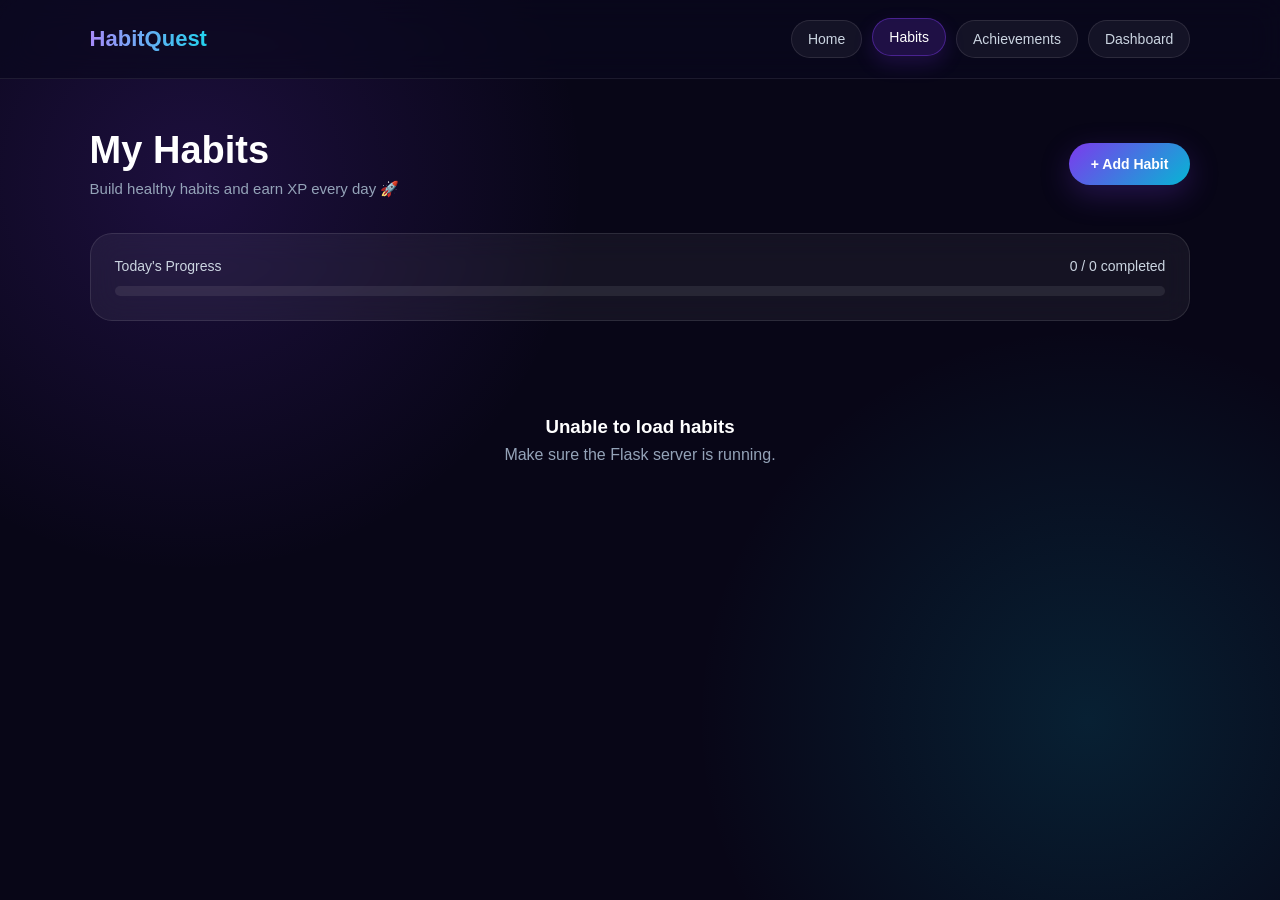
<file: habits.html>
<!DOCTYPE html>
<html lang="en">
<head>
    <meta charset="UTF-8">
    <meta name="viewport" content="width=device-width, initial-scale=1.0">
    <title>HabitQuest - Habits</title>

    <style>
        * {
            margin: 0;
            padding: 0;
            box-sizing: border-box;
            font-family: "Poppins", sans-serif;
        }

        body {
            min-height: 100vh;
            background:
                radial-gradient(circle at 15% 20%, rgba(124, 58, 237, 0.18), transparent 30%),
                radial-gradient(circle at 85% 80%, rgba(6, 182, 212, 0.15), transparent 30%),
                #080617;
            color: white;
        }

        nav {
            width: 100%;
            padding: 20px 7%;
            display: flex;
            justify-content: space-between;
            align-items: center;
            border-bottom: 1px solid rgba(255,255,255,0.08);
            background: rgba(10, 8, 30, 0.65);
            backdrop-filter: blur(15px);
        }

        .logo {
            font-size: 22px;
            font-weight: 700;
            background: linear-gradient(90deg, #a78bfa, #22d3ee);
            -webkit-background-clip: text;
            -webkit-text-fill-color: transparent;
        }

        .nav-links {
            display: flex;
            gap: 10px;
            align-items: center;
        }

        .nav-links a {
            color: #cbd5e1;
            text-decoration: none;
            font-size: 14px;
            padding: 10px 16px;
            border-radius: 30px;
            background: rgba(255, 255, 255, 0.05);
            border: 1px solid rgba(255, 255, 255, 0.10);
            transition: 0.3s ease;
        }

        .nav-links a:hover,
        .nav-links a.active {
            color: white;
            background: rgba(124, 58, 237, 0.20);
            border-color: rgba(124, 58, 237, 0.45);
            transform: translateY(-2px);
            box-shadow: 0 8px 20px rgba(124, 58, 237, 0.18);
        }

        .container {
            width: 86%;
            max-width: 1200px;
            margin: 50px auto;
        }

        .top-section {
            display: flex;
            justify-content: space-between;
            align-items: center;
            margin-bottom: 35px;
        }

        .title-section h1 {
            font-size: 38px;
            margin-bottom: 8px;
        }

        .title-section p {
            color: #94a3b8;
            font-size: 15px;
        }

        .add-btn {
            border: none;
            padding: 13px 22px;
            border-radius: 30px;
            color: white;
            cursor: pointer;
            font-size: 14px;
            font-weight: 600;
            background: linear-gradient(135deg, #7c3aed, #06b6d4);
            box-shadow: 0 10px 30px rgba(124, 58, 237, 0.25);
            transition: 0.3s ease;
        }

        .add-btn:hover {
            transform: translateY(-3px);
            box-shadow: 0 15px 35px rgba(124, 58, 237, 0.35);
        }

        .progress-box {
            padding: 24px;
            border-radius: 22px;
            background: rgba(255,255,255,0.055);
            border: 1px solid rgba(255,255,255,0.10);
            backdrop-filter: blur(15px);
            margin-bottom: 35px;
        }

        .progress-top {
            display: flex;
            justify-content: space-between;
            margin-bottom: 12px;
        }

        .progress-top span {
            color: #cbd5e1;
            font-size: 14px;
        }

        .progress-bar {
            width: 100%;
            height: 10px;
            border-radius: 20px;
            background: rgba(255,255,255,0.08);
            overflow: hidden;
        }

        .progress-fill {
            height: 100%;
            width: 0%;
            border-radius: 20px;
            background: linear-gradient(90deg, #7c3aed, #06b6d4);
            transition: 0.4s ease;
        }

        .habit-grid {
            display: grid;
            grid-template-columns: repeat(auto-fit, minmax(280px, 1fr));
            gap: 22px;
        }

        .habit-card {
            padding: 25px;
            border-radius: 22px;
            background: rgba(255,255,255,0.055);
            border: 1px solid rgba(255,255,255,0.10);
            backdrop-filter: blur(15px);
            transition: 0.3s ease;
        }

        .habit-card:hover {
            transform: translateY(-5px);
            border-color: rgba(124, 58, 237, 0.45);
            box-shadow: 0 15px 40px rgba(0,0,0,0.25);
        }

        .habit-icon {
            width: 52px;
            height: 52px;
            display: flex;
            align-items: center;
            justify-content: center;
            border-radius: 16px;
            font-size: 25px;
            background: rgba(124,58,237,0.15);
            margin-bottom: 18px;
        }

        .habit-card h3 {
            font-size: 20px;
            margin-bottom: 7px;
        }

        .habit-card p {
            color: #94a3b8;
            font-size: 13px;
            margin-bottom: 18px;
        }

        .habit-info {
            display: flex;
            justify-content: space-between;
            align-items: center;
            margin-bottom: 18px;
        }

        .xp {
            color: #22d3ee;
            font-weight: 600;
            font-size: 14px;
        }

        .category {
            color: #c4b5fd;
            background: rgba(124,58,237,0.13);
            padding: 5px 10px;
            border-radius: 15px;
            font-size: 11px;
        }

        .complete-btn {
            width: 100%;
            padding: 11px;
            border-radius: 14px;
            border: 1px solid rgba(6,182,212,0.3);
            background: rgba(6,182,212,0.10);
            color: #67e8f9;
            cursor: pointer;
            font-weight: 600;
            transition: 0.3s ease;
        }

        .complete-btn:hover {
            background: rgba(6,182,212,0.20);
            transform: translateY(-2px);
        }

        .complete-btn.completed {
            background: rgba(34,197,94,0.12);
            border-color: rgba(34,197,94,0.35);
            color: #86efac;
            cursor: not-allowed;
        }

        .empty-state {
            grid-column: 1 / -1;
            text-align: center;
            padding: 60px 20px;
            color: #94a3b8;
        }

        .empty-state h3 {
            color: white;
            margin-bottom: 8px;
        }

        /* Modal */

        .modal {
            display: none;
            position: fixed;
            inset: 0;
            background: rgba(0,0,0,0.65);
            backdrop-filter: blur(8px);
            align-items: center;
            justify-content: center;
            z-index: 1000;
        }

        .modal-box {
            width: 90%;
            max-width: 450px;
            padding: 30px;
            border-radius: 25px;
            background: #121027;
            border: 1px solid rgba(255,255,255,0.12);
            box-shadow: 0 25px 70px rgba(0,0,0,0.5);
        }

        .modal-box h2 {
            margin-bottom: 22px;
        }

        .form-group {
            margin-bottom: 18px;
        }

        .form-group label {
            display: block;
            margin-bottom: 8px;
            color: #cbd5e1;
            font-size: 13px;
        }

        .form-group input,
        .form-group select {
            width: 100%;
            padding: 12px 14px;
            border-radius: 12px;
            border: 1px solid rgba(255,255,255,0.12);
            outline: none;
            background: rgba(255,255,255,0.06);
            color: white;
        }

        .form-group select option {
            background: #121027;
            color: white;
        }

        .modal-buttons {
            display: flex;
            gap: 12px;
            margin-top: 22px;
        }

        .modal-buttons button {
            flex: 1;
            padding: 12px;
            border-radius: 12px;
            cursor: pointer;
            font-weight: 600;
        }

        .cancel-btn {
            background: rgba(255,255,255,0.06);
            border: 1px solid rgba(255,255,255,0.10);
            color: #cbd5e1;
        }

        .save-btn {
            border: none;
            color: white;
            background: linear-gradient(135deg, #7c3aed, #06b6d4);
        }

        @media (max-width: 700px) {
            nav {
                flex-direction: column;
                gap: 18px;
            }

            .nav-links {
                flex-wrap: wrap;
                justify-content: center;
            }

            .top-section {
                flex-direction: column;
                align-items: flex-start;
                gap: 20px;
            }

            .title-section h1 {
                font-size: 30px;
            }
        }
    </style>
</head>

<body>

    <!-- NAVBAR -->
    <nav>
        <div class="logo">HabitQuest</div>

        <div class="nav-links">
            <a href="home.html">Home</a>
            <a href="habits.html" class="active">Habits</a>
            <a href="achievements.html">Achievements</a>
            <a href="dashboard.html">Dashboard</a>
        </div>
    </nav>


    <main class="container">

        <!-- TOP -->
        <div class="top-section">
            <div class="title-section">
                <h1>My Habits</h1>
                <p>Build healthy habits and earn XP every day 🚀</p>
            </div>

            <button class="add-btn" onclick="openModal()">
                + Add Habit
            </button>
        </div>


        <!-- PROGRESS -->
        <div class="progress-box">
            <div class="progress-top">
                <span>Today's Progress</span>
                <span id="progressText">0 / 0 completed</span>
            </div>

            <div class="progress-bar">
                <div class="progress-fill" id="progressFill"></div>
            </div>
        </div>


        <!-- HABITS -->
        <div class="habit-grid" id="habitGrid">

            <div class="empty-state">
                <h3>Loading habits...</h3>
                <p>Please wait...</p>
            </div>

        </div>

    </main>


    <!-- ADD HABIT MODAL -->
    <div class="modal" id="habitModal">

        <div class="modal-box">

            <h2>Add New Habit</h2>

            <div class="form-group">
                <label>Habit Name</label>
                <input
                    type="text"
                    id="habitName"
                    placeholder="Example: Drink Water"
                >
            </div>

            <div class="form-group">
                <label>Category</label>

                <select id="habitCategory">
                    <option value="Health">Health</option>
                    <option value="Fitness">Fitness</option>
                    <option value="Study">Study</option>
                    <option value="Mindfulness">Mindfulness</option>
                    <option value="Lifestyle">Lifestyle</option>
                </select>
            </div>

            <div class="form-group">
                <label>XP Reward</label>

                <input
                    type="number"
                    id="habitXP"
                    value="10"
                    min="1"
                >
            </div>

            <div class="modal-buttons">

                <button
                    class="cancel-btn"
                    onclick="closeModal()"
                >
                    Cancel
                </button>

                <button
                    class="save-btn"
                    onclick="addHabit()"
                >
                    Add Habit
                </button>

            </div>

        </div>

    </div>


    <script>

        const API_URL = "http://127.0.0.1:5000/api";

        const USER_ID = 1;


        // ==============================
        // LOAD HABITS
        // ==============================

        async function loadHabits() {

            const habitGrid = document.getElementById("habitGrid");

            try {

                const response = await fetch(
                    `${API_URL}/habits/${USER_ID}`
                );

                if (!response.ok) {
                    throw new Error("Unable to load habits");
                }

                const habits = await response.json();

                habitGrid.innerHTML = "";

                if (habits.length === 0) {

                    habitGrid.innerHTML = `
                        <div class="empty-state">
                            <h3>No habits yet 🌱</h3>
                            <p>Click "Add Habit" to create your first habit.</p>
                        </div>
                    `;

                    updateProgress(0, 0);

                    return;
                }


                let completedToday = 0;

                const today = new Date()
                    .toISOString()
                    .split("T")[0];


                habits.forEach(habit => {

                    const completed =
                        habit.completions &&
                        habit.completions.includes(today);


                    if (completed) {
                        completedToday++;
                    }


                    let icon = "🌱";

                    if (habit.category === "Health") {
                        icon = "💧";
                    }

                    else if (habit.category === "Fitness") {
                        icon = "🏃";
                    }

                    else if (habit.category === "Study") {
                        icon = "📚";
                    }

                    else if (habit.category === "Mindfulness") {
                        icon = "🧘";
                    }

                    else if (habit.category === "Lifestyle") {
                        icon = "✨";
                    }


                    habitGrid.innerHTML += `

                        <div class="habit-card">

                            <div class="habit-icon">
                                ${icon}
                            </div>

                            <h3>
                                ${escapeHtml(habit.name)}
                            </h3>

                            <p>
                                Daily habit
                            </p>

                            <div class="habit-info">

                                <span class="category">
                                    ${escapeHtml(habit.category)}
                                </span>

                                <span class="xp">
                                    +${habit.xp} XP
                                </span>

                            </div>

                            <button
                                class="complete-btn ${completed ? "completed" : ""}"
                                ${completed ? "disabled" : ""}
                                onclick="completeHabit(${habit.id}, this)"
                            >
                                ${completed ? "✓ Completed Today" : "Complete Habit"}
                            </button>

                        </div>
                    `;
                });


                updateProgress(
                    completedToday,
                    habits.length
                );

            }

            catch (error) {

                console.error(error);

                habitGrid.innerHTML = `
                    <div class="empty-state">
                        <h3>Unable to load habits</h3>
                        <p>Make sure the Flask server is running.</p>
                    </div>
                `;

            }
        }


        // ==============================
        // UPDATE PROGRESS
        // ==============================

        function updateProgress(completed, total) {

            const progressText =
                document.getElementById("progressText");

            const progressFill =
                document.getElementById("progressFill");


            progressText.innerText =
                `${completed} / ${total} completed`;


            if (total === 0) {

                progressFill.style.width = "0%";

                return;
            }


            const percentage =
                (completed / total) * 100;


            progressFill.style.width =
                `${percentage}%`;
        }


        // ==============================
        // COMPLETE HABIT
        // ==============================

        async function completeHabit(habitId, button) {

            try {

                button.disabled = true;

                const response = await fetch(
                    `${API_URL}/habits/${habitId}/complete`,
                    {
                        method: "POST"
                    }
                );


                const data = await response.json();


                // Backend error
                if (!response.ok) {

                    alert(
                        data.error ||
                        data.message ||
                        "Habit already completed today"
                    );

                    button.disabled = false;

                    return;
                }


                // Success
                alert(
                    `🎉 Habit completed! +${data.xp_earned} XP`
                );


                // Reload habits
                await loadHabits();

            }

            catch (error) {

                console.error(
                    "Complete habit error:",
                    error
                );

                alert(
                    "Unable to connect to backend."
                );

                button.disabled = false;
            }
        }


        // ==============================
        // OPEN MODAL
        // ==============================

        function openModal() {

            document.getElementById(
                "habitModal"
            ).style.display = "flex";

        }


        // ==============================
        // CLOSE MODAL
        // ==============================

        function closeModal() {

            document.getElementById(
                "habitModal"
            ).style.display = "none";

        }


        // ==============================
        // ADD HABIT
        // ==============================

        async function addHabit() {

            const name =
                document.getElementById(
                    "habitName"
                ).value.trim();


            const category =
                document.getElementById(
                    "habitCategory"
                ).value;


            const xp =
                Number(
                    document.getElementById(
                        "habitXP"
                    ).value
                );


            if (!name) {

                alert(
                    "Please enter a habit name."
                );

                return;
            }


            if (!xp || xp < 1) {

                alert(
                    "Please enter a valid XP."
                );

                return;
            }


            try {

                const response = await fetch(
                    `${API_URL}/habits`,
                    {
                        method: "POST",

                        headers: {
                            "Content-Type":
                                "application/json"
                        },

                        body: JSON.stringify({

                            user_id: USER_ID,

                            name: name,

                            category: category,

                            target: 1,

                            xp: xp

                        })
                    }
                );


                const data =
                    await response.json();


                if (!response.ok) {

                    alert(
                        data.error ||
                        "Unable to add habit."
                    );

                    return;
                }


                alert(
                    "✅ Habit added successfully!"
                );


                document.getElementById(
                    "habitName"
                ).value = "";


                document.getElementById(
                    "habitXP"
                ).value = 10;


                closeModal();


                loadHabits();

            }

            catch (error) {

                console.error(error);

                alert(
                    "Unable to connect to backend."
                );

            }
        }


        // ==============================
        // ESCAPE HTML
        // ==============================

        function escapeHtml(text) {

            const div =
                document.createElement("div");

            div.textContent = text;

            return div.innerHTML;
        }


        // ==============================
        // CLOSE MODAL OUTSIDE CLICK
        // ==============================

        window.addEventListener(
            "click",
            function(event) {

                const modal =
                    document.getElementById(
                        "habitModal"
                    );

                if (event.target === modal) {

                    closeModal();

                }

            }
        );


        // ==============================
        // START
        // ==============================

        loadHabits();

    </script>

</body>
</html>
</file>
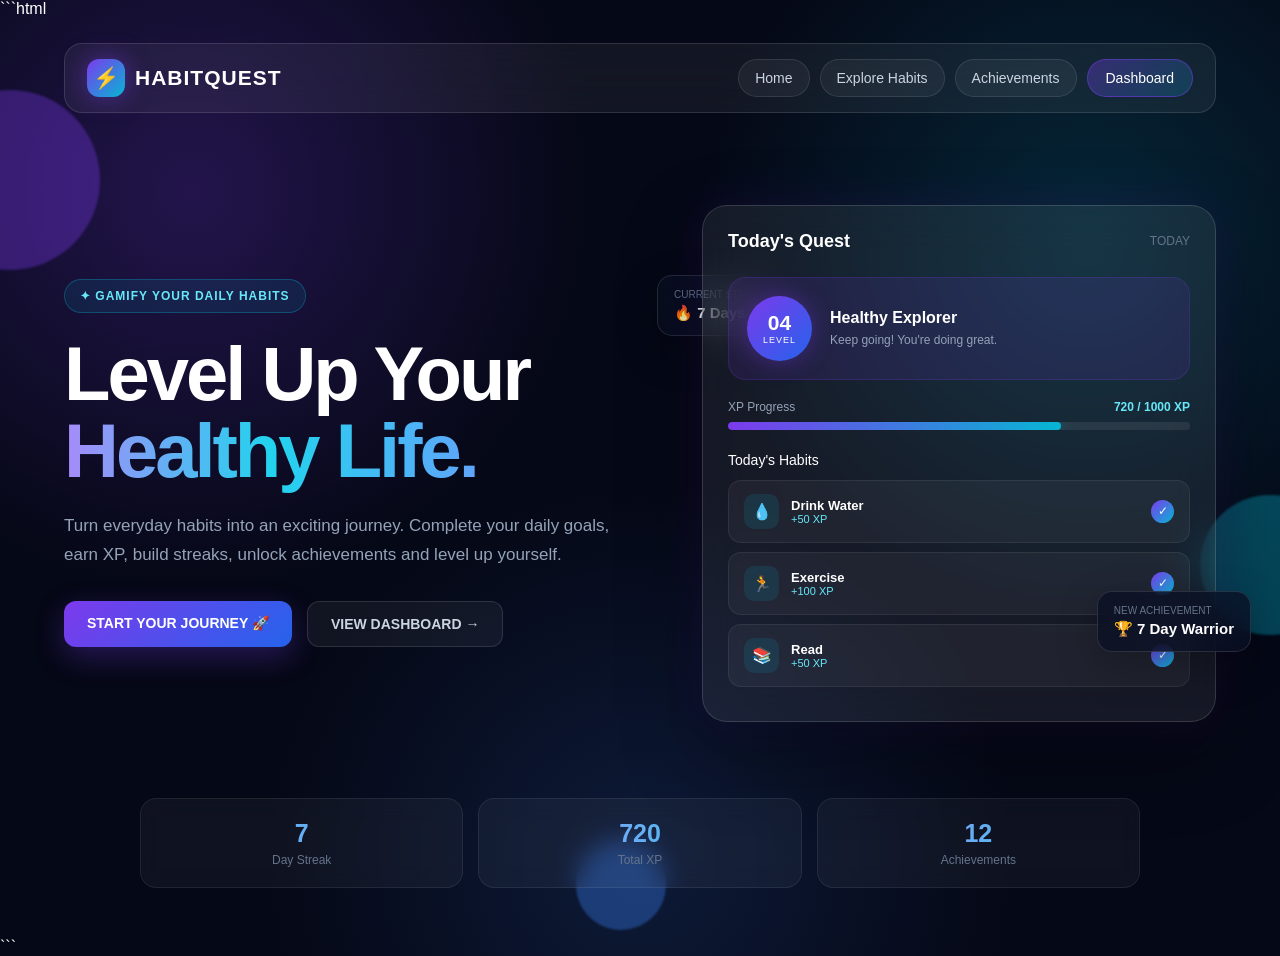
<file: home.html>
```html
<!DOCTYPE html>
<html lang="en">
<head>
    <meta charset="UTF-8">
    <meta name="viewport" content="width=device-width, initial-scale=1.0">
    <title>HabitQuest | Home</title>

    <style>
        * {
            margin: 0;
            padding: 0;
            box-sizing: border-box;
            font-family: "Segoe UI", sans-serif;
        }

        body {
            min-height: 100vh;
            color: white;
            background:
                radial-gradient(circle at 15% 20%, rgba(124, 58, 237, 0.25), transparent 30%),
                radial-gradient(circle at 85% 25%, rgba(6, 182, 212, 0.18), transparent 30%),
                radial-gradient(circle at 50% 90%, rgba(59, 130, 246, 0.15), transparent 35%),
                #050816;
            overflow-x: hidden;
        }

        .orb {
            position: fixed;
            border-radius: 50%;
            filter: blur(1px);
            opacity: 0.35;
            pointer-events: none;
        }

        .orb.one {
            width: 180px;
            height: 180px;
            background: #7c3aed;
            top: 10%;
            left: -80px;
            animation: floatOne 8s infinite ease-in-out;
        }

        .orb.two {
            width: 140px;
            height: 140px;
            background: #06b6d4;
            right: -60px;
            top: 55%;
            animation: floatTwo 7s infinite ease-in-out;
        }

        .orb.three {
            width: 90px;
            height: 90px;
            background: #3b82f6;
            left: 45%;
            bottom: -30px;
            animation: floatThree 6s infinite ease-in-out;
        }

        @keyframes floatOne {
            0%, 100% { transform: translateY(0); }
            50% { transform: translateY(-35px); }
        }

        @keyframes floatTwo {
            0%, 100% { transform: translateY(0); }
            50% { transform: translateY(40px); }
        }

        @keyframes floatThree {
            0%, 100% { transform: translateY(0); }
            50% { transform: translateY(-25px); }
        }

        nav {
            width: 90%;
            max-width: 1200px;
            margin: 25px auto;
            padding: 15px 22px;
            display: flex;
            justify-content: space-between;
            align-items: center;
            background: rgba(255, 255, 255, 0.06);
            border: 1px solid rgba(255, 255, 255, 0.12);
            backdrop-filter: blur(18px);
            border-radius: 18px;
            position: relative;
            z-index: 5;
        }

        .logo {
            display: flex;
            align-items: center;
            gap: 10px;
            font-size: 21px;
            font-weight: 800;
            letter-spacing: 1px;
        }

        .logo-icon {
            width: 38px;
            height: 38px;
            display: flex;
            align-items: center;
            justify-content: center;
            border-radius: 12px;
            background: linear-gradient(135deg, #7c3aed, #06b6d4);
            box-shadow: 0 0 25px rgba(124, 58, 237, 0.5);
        }

        /* NAVBAR BUTTONS - UPDATED ONLY */
        .nav-links {
            display: flex;
            gap: 10px;
            align-items: center;
        }

        .nav-links a {
            color: #cbd5e1;
            text-decoration: none;
            font-size: 14px;
            padding: 10px 16px;
            border-radius: 30px;
            background: rgba(255, 255, 255, 0.05);
            border: 1px solid rgba(255, 255, 255, 0.10);
            transition: 0.3s ease;
        }

        .nav-links a:hover {
            color: white;
            background: rgba(124, 58, 237, 0.20);
            border-color: rgba(124, 58, 237, 0.45);
            transform: translateY(-2px);
            box-shadow: 0 8px 20px rgba(124, 58, 237, 0.18);
        }

        .nav-btn {
            padding: 10px 18px !important;
            border-radius: 30px !important;
            background: linear-gradient(
                135deg,
                rgba(124, 58, 237, 0.35),
                rgba(6, 182, 212, 0.20)
            ) !important;
            border: 1px solid rgba(124, 58, 237, 0.5) !important;
            color: white !important;
        }

        .hero {
            width: 90%;
            max-width: 1200px;
            min-height: 650px;
            margin: auto;
            display: grid;
            grid-template-columns: 1.05fr 0.95fr;
            gap: 70px;
            align-items: center;
            position: relative;
            z-index: 2;
        }

        .hero-content {
            animation: slideLeft 1s ease;
        }

        @keyframes slideLeft {
            from {
                opacity: 0;
                transform: translateX(-40px);
            }
            to {
                opacity: 1;
                transform: translateX(0);
            }
        }

        .badge {
            display: inline-block;
            padding: 9px 15px;
            border-radius: 30px;
            font-size: 12px;
            font-weight: 700;
            letter-spacing: 1px;
            color: #67e8f9;
            background: rgba(6, 182, 212, 0.1);
            border: 1px solid rgba(6, 182, 212, 0.3);
            margin-bottom: 22px;
        }

        h1 {
            font-size: clamp(45px, 6vw, 76px);
            line-height: 1.02;
            margin-bottom: 22px;
            letter-spacing: -3px;
        }

        h1 span {
            background: linear-gradient(90deg, #a78bfa, #22d3ee, #60a5fa);
            -webkit-background-clip: text;
            -webkit-text-fill-color: transparent;
        }

        .description {
            max-width: 570px;
            color: #94a3b8;
            font-size: 17px;
            line-height: 1.7;
            margin-bottom: 32px;
        }

        .buttons {
            display: flex;
            gap: 15px;
            flex-wrap: wrap;
        }

        .btn {
            text-decoration: none;
            padding: 14px 23px;
            border-radius: 12px;
            font-weight: 700;
            font-size: 14px;
            transition: 0.3s;
            display: inline-block;
        }

        .primary {
            color: white;
            background: linear-gradient(135deg, #7c3aed, #2563eb);
            box-shadow: 0 10px 30px rgba(124, 58, 237, 0.3);
        }

        .primary:hover {
            transform: translateY(-3px);
            box-shadow: 0 15px 35px rgba(124, 58, 237, 0.45);
        }

        .secondary {
            color: #cbd5e1;
            background: rgba(255, 255, 255, 0.05);
            border: 1px solid rgba(255, 255, 255, 0.12);
        }

        .secondary:hover {
            background: rgba(255, 255, 255, 0.1);
            transform: translateY(-3px);
        }

        .preview-area {
            position: relative;
            animation: slideRight 1s ease;
        }

        @keyframes slideRight {
            from {
                opacity: 0;
                transform: translateX(40px);
            }
            to {
                opacity: 1;
                transform: translateX(0);
            }
        }

        .dashboard-card {
            padding: 25px;
            border-radius: 25px;
            background: rgba(255, 255, 255, 0.07);
            border: 1px solid rgba(255, 255, 255, 0.14);
            backdrop-filter: blur(22px);
            box-shadow:
                0 30px 80px rgba(0, 0, 0, 0.35),
                0 0 50px rgba(124, 58, 237, 0.12);
        }

        .card-top {
            display: flex;
            justify-content: space-between;
            align-items: center;
            margin-bottom: 25px;
        }

        .card-title {
            font-size: 18px;
            font-weight: 700;
        }

        .date {
            color: #64748b;
            font-size: 12px;
        }

        .level-box {
            display: flex;
            align-items: center;
            gap: 18px;
            padding: 18px;
            border-radius: 18px;
            background: rgba(124, 58, 237, 0.12);
            border: 1px solid rgba(124, 58, 237, 0.2);
            margin-bottom: 20px;
        }

        .level-circle {
            width: 65px;
            height: 65px;
            border-radius: 50%;
            display: flex;
            flex-direction: column;
            align-items: center;
            justify-content: center;
            background: linear-gradient(135deg, #7c3aed, #2563eb);
            box-shadow: 0 0 25px rgba(124, 58, 237, 0.4);
        }

        .level-number {
            font-size: 21px;
            font-weight: 800;
        }

        .level-text {
            font-size: 9px;
            letter-spacing: 1px;
        }

        .level-info h3 {
            font-size: 16px;
            margin-bottom: 6px;
        }

        .level-info p {
            font-size: 12px;
            color: #94a3b8;
        }

        .xp-section {
            margin-bottom: 22px;
        }

        .xp-info {
            display: flex;
            justify-content: space-between;
            font-size: 12px;
            margin-bottom: 8px;
            color: #94a3b8;
        }

        .xp-info strong {
            color: #67e8f9;
        }

        .xp-bar {
            height: 8px;
            background: rgba(255, 255, 255, 0.08);
            border-radius: 20px;
            overflow: hidden;
        }

        .xp-fill {
            width: 72%;
            height: 100%;
            border-radius: 20px;
            background: linear-gradient(90deg, #7c3aed, #06b6d4);
            box-shadow: 0 0 15px rgba(6, 182, 212, 0.5);
        }

        .habit-title {
            font-size: 14px;
            margin-bottom: 12px;
        }

        .habit {
            display: flex;
            align-items: center;
            justify-content: space-between;
            padding: 13px 15px;
            margin-bottom: 9px;
            border-radius: 13px;
            background: rgba(255, 255, 255, 0.045);
            border: 1px solid rgba(255, 255, 255, 0.07);
        }

        .habit-left {
            display: flex;
            align-items: center;
            gap: 12px;
        }

        .habit-icon {
            width: 35px;
            height: 35px;
            display: flex;
            align-items: center;
            justify-content: center;
            border-radius: 10px;
            background: rgba(6, 182, 212, 0.12);
        }

        .habit-name {
            font-size: 13px;
            font-weight: 600;
        }

        .habit-xp {
            font-size: 11px;
            color: #67e8f9;
        }

        .check {
            width: 23px;
            height: 23px;
            border-radius: 50%;
            display: flex;
            align-items: center;
            justify-content: center;
            background: linear-gradient(135deg, #7c3aed, #06b6d4);
            font-size: 12px;
        }

        .float-card {
            position: absolute;
            padding: 13px 16px;
            background: rgba(10, 15, 35, 0.75);
            border: 1px solid rgba(255, 255, 255, 0.12);
            backdrop-filter: blur(15px);
            border-radius: 15px;
            box-shadow: 0 15px 40px rgba(0, 0, 0, 0.25);
            animation: cardFloat 4s infinite ease-in-out;
        }

        .streak-card {
            left: -45px;
            top: 70px;
        }

        .badge-card {
            right: -35px;
            bottom: 70px;
        }

        .float-title {
            font-size: 10px;
            color: #64748b;
            margin-bottom: 4px;
        }

        .float-value {
            font-size: 15px;
            font-weight: 800;
        }

        @keyframes cardFloat {
            0%, 100% {
                transform: translateY(0);
            }

            50% {
                transform: translateY(-10px);
            }
        }

        .stats {
            width: 90%;
            max-width: 1000px;
            margin: 10px auto 50px;
            display: grid;
            grid-template-columns: repeat(3, 1fr);
            gap: 15px;
        }

        .stat {
            padding: 20px;
            text-align: center;
            background: rgba(255, 255, 255, 0.045);
            border: 1px solid rgba(255, 255, 255, 0.08);
            border-radius: 16px;
            backdrop-filter: blur(12px);
        }

        .stat-number {
            font-size: 25px;
            font-weight: 800;
            margin-bottom: 5px;
            background: linear-gradient(90deg, #a78bfa, #22d3ee);
            -webkit-background-clip: text;
            -webkit-text-fill-color: transparent;
        }

        .stat-label {
            color: #64748b;
            font-size: 12px;
        }

        @media (max-width: 900px) {

            .hero {
                grid-template-columns: 1fr;
                gap: 50px;
                padding: 50px 0;
            }

            .hero-content {
                text-align: center;
            }

            .description {
                margin-left: auto;
                margin-right: auto;
            }

            .buttons {
                justify-content: center;
            }

            .preview-area {
                max-width: 550px;
                width: 100%;
                margin: auto;
            }

            .streak-card {
                left: -15px;
            }

            .badge-card {
                right: -15px;
            }
        }

        @media (max-width: 600px) {

            nav {
                padding: 12px 15px;
            }

            .nav-links a:not(.nav-btn) {
                display: none;
            }

            h1 {
                letter-spacing: -2px;
            }

            .stats {
                grid-template-columns: 1fr;
            }

            .float-card {
                display: none;
            }
        }
    </style>
</head>

<body>

    <div class="orb one"></div>
    <div class="orb two"></div>
    <div class="orb three"></div>

    <!-- NAVBAR -->
    <nav>

        <div class="logo">
            <div class="logo-icon">⚡</div>
            HABITQUEST
        </div>

        <div class="nav-links">

            <a href="home.html">
                Home
            </a>

            <a href="habits.html">
                Explore Habits
            </a>

            <a href="achievements.html">
                Achievements
            </a>

            <a href="dashboard.html" class="nav-btn">
                Dashboard
            </a>

        </div>

    </nav>


    <!-- HERO -->
    <main class="hero">

        <section class="hero-content">

            <div class="badge">
                ✦ GAMIFY YOUR DAILY HABITS
            </div>

            <h1>
                Level Up Your
                <span>Healthy Life.</span>
            </h1>

            <p class="description">
                Turn everyday habits into an exciting journey.
                Complete your daily goals, earn XP, build streaks,
                unlock achievements and level up yourself.
            </p>

            <div class="buttons">

                <a href="habits.html" class="btn primary">
                    START YOUR JOURNEY 🚀
                </a>

                <a href="dashboard.html" class="btn secondary">
                    VIEW DASHBOARD →
                </a>

            </div>

        </section>


        <!-- DASHBOARD PREVIEW -->
        <section class="preview-area">

            <div class="float-card streak-card">

                <div class="float-title">
                    CURRENT STREAK
                </div>

                <div class="float-value">
                    🔥 7 Days
                </div>

            </div>


            <div class="dashboard-card">

                <div class="card-top">

                    <div class="card-title">
                        Today's Quest
                    </div>

                    <div class="date">
                        TODAY
                    </div>

                </div>


                <div class="level-box">

                    <div class="level-circle">

                        <div class="level-number">
                            04
                        </div>

                        <div class="level-text">
                            LEVEL
                        </div>

                    </div>

                    <div class="level-info">

                        <h3>
                            Healthy Explorer
                        </h3>

                        <p>
                            Keep going! You're doing great.
                        </p>

                    </div>

                </div>


                <div class="xp-section">

                    <div class="xp-info">

                        <span>
                            XP Progress
                        </span>

                        <strong>
                            720 / 1000 XP
                        </strong>

                    </div>

                    <div class="xp-bar">
                        <div class="xp-fill"></div>
                    </div>

                </div>


                <div class="habit-title">
                    Today's Habits
                </div>


                <div class="habit">

                    <div class="habit-left">

                        <div class="habit-icon">
                            💧
                        </div>

                        <div>

                            <div class="habit-name">
                                Drink Water
                            </div>

                            <div class="habit-xp">
                                +50 XP
                            </div>

                        </div>

                    </div>

                    <div class="check">
                        ✓
                    </div>

                </div>


                <div class="habit">

                    <div class="habit-left">

                        <div class="habit-icon">
                            🏃
                        </div>

                        <div>

                            <div class="habit-name">
                                Exercise
                            </div>

                            <div class="habit-xp">
                                +100 XP
                            </div>

                        </div>

                    </div>

                    <div class="check">
                        ✓
                    </div>

                </div>


                <div class="habit">

                    <div class="habit-left">

                        <div class="habit-icon">
                            📚
                        </div>

                        <div>

                            <div class="habit-name">
                                Read
                            </div>

                            <div class="habit-xp">
                                +50 XP
                            </div>

                        </div>

                    </div>

                    <div class="check">
                        ✓
                    </div>

                </div>

            </div>


            <div class="float-card badge-card">

                <div class="float-title">
                    NEW ACHIEVEMENT
                </div>

                <div class="float-value">
                    🏆 7 Day Warrior
                </div>

            </div>

        </section>

    </main>


    <!-- STATS -->
    <section class="stats">

        <div class="stat">

            <div class="stat-number">
                7
            </div>

            <div class="stat-label">
                Day Streak
            </div>

        </div>


        <div class="stat">

            <div class="stat-number">
                720
            </div>

            <div class="stat-label">
                Total XP
            </div>

        </div>


        <div class="stat">

            <div class="stat-number">
                12
            </div>

            <div class="stat-label">
                Achievements
            </div>

        </div>

    </section>

</body>
</html>
```
</file>
